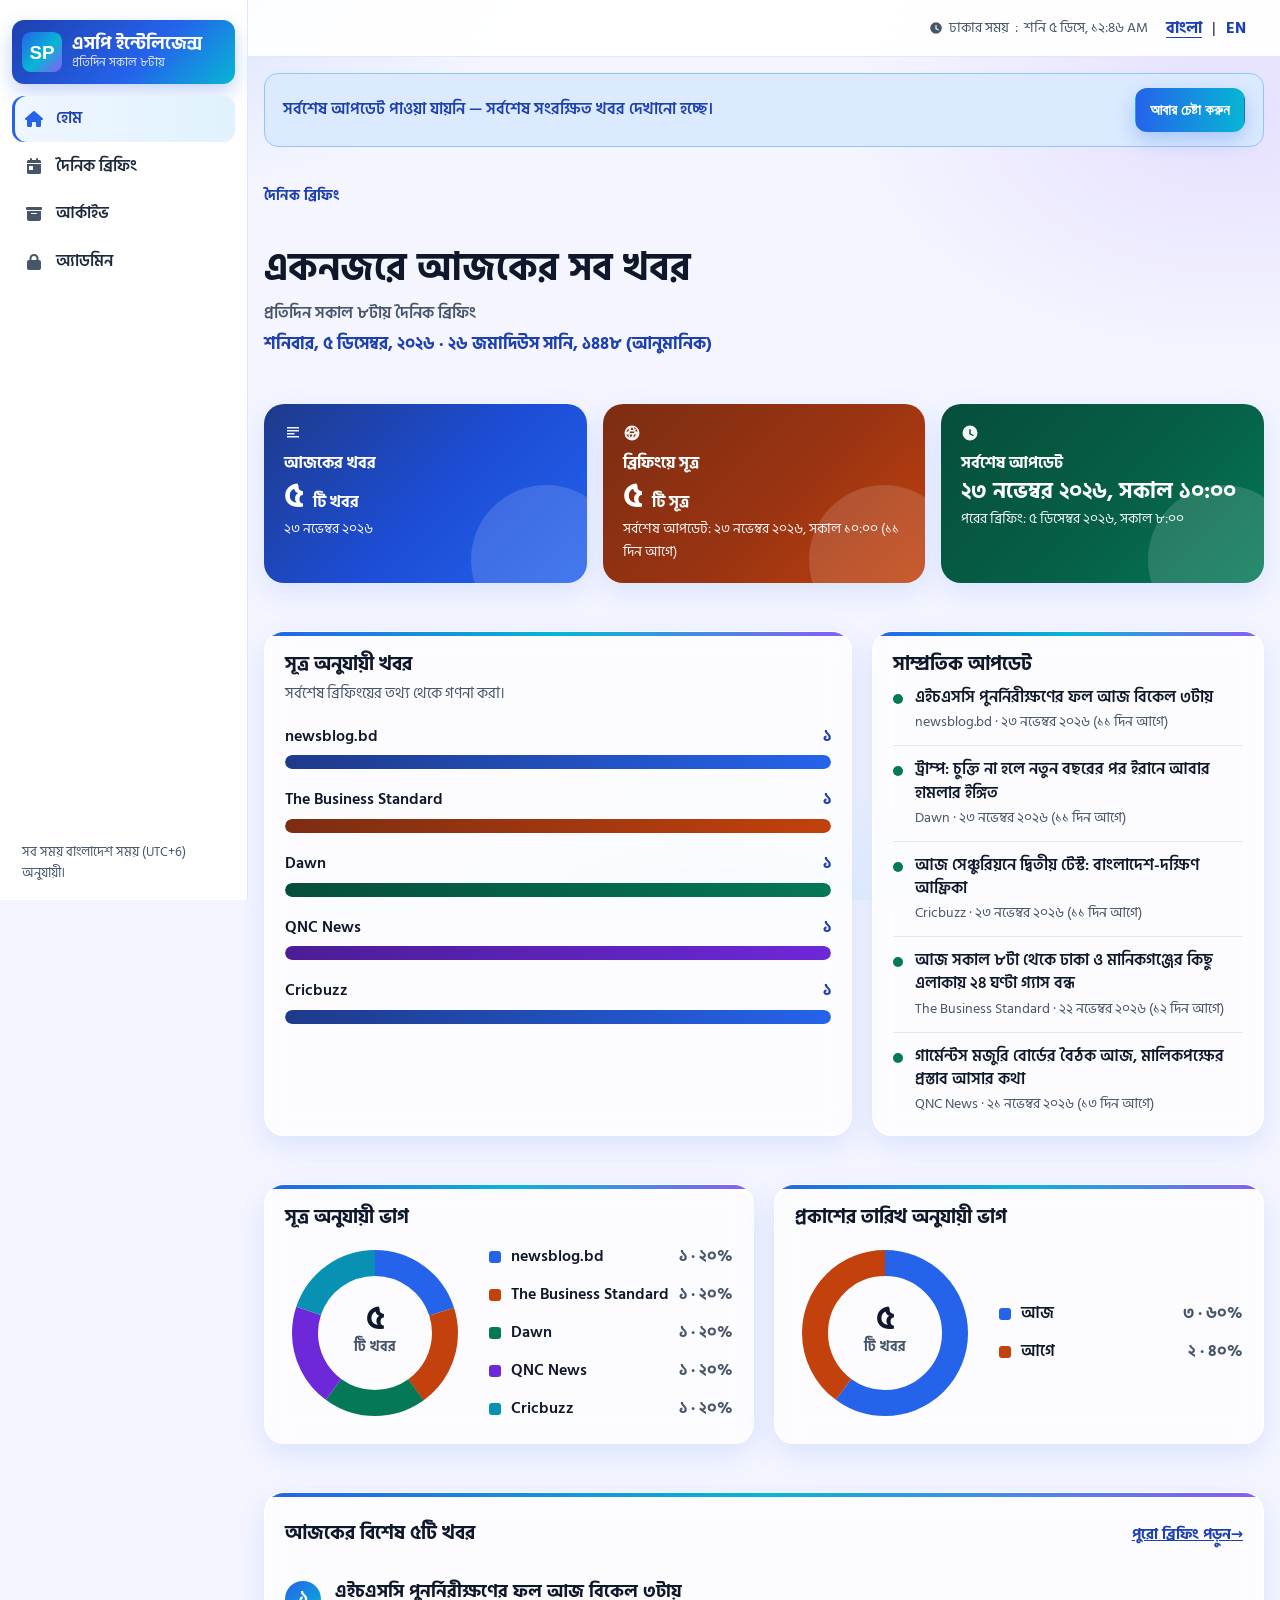
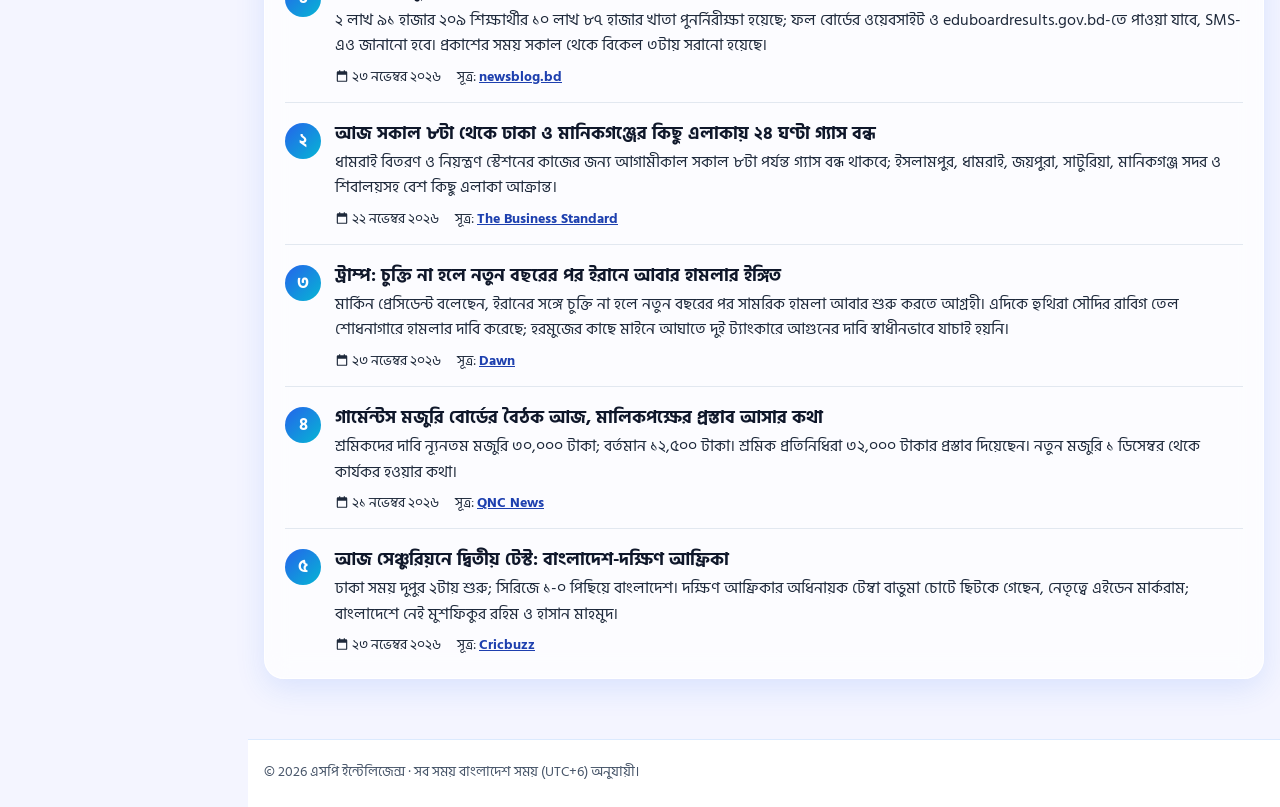
<file: index.html>
<!DOCTYPE html>
<html lang="bn">
<head>
<meta charset="UTF-8">
<meta name="viewport" content="width=device-width, initial-scale=1.0">
<title>হোম — এসপি ইন্টেলিজেন্স</title>
<meta name="description" content="বাংলাদেশ ও বিশ্বের খবর — সহজ বাংলায়, প্রতিদিন সকাল ৮টায় দৈনিক ব্রিফিং">
<link rel="preconnect" href="https://fonts.googleapis.com">
<link rel="preconnect" href="https://fonts.gstatic.com" crossorigin>
<link href="https://fonts.googleapis.com/css2?family=Hind+Siliguri:wght@500;600;700&family=Noto+Sans+Bengali:wght@400;500;600;700;800&display=swap" rel="stylesheet" media="print" onload="this.media='all'">
<noscript><link href="https://fonts.googleapis.com/css2?family=Hind+Siliguri:wght@500;600;700&family=Noto+Sans+Bengali:wght@400;500;600;700;800&display=swap" rel="stylesheet"></noscript>
<link rel="stylesheet" href="https://cdnjs.cloudflare.com/ajax/libs/font-awesome/6.5.2/css/all.min.css" media="print" onload="this.media='all'">
<noscript><link rel="stylesheet" href="https://cdnjs.cloudflare.com/ajax/libs/font-awesome/6.5.2/css/all.min.css"></noscript>
<link rel="stylesheet" href="assets/css/style.css">
<link rel="icon" href="data:image/svg+xml,%3Csvg xmlns='http://www.w3.org/2000/svg' viewBox='0 0 64 64'%3E%3Crect width='64' height='64' rx='14' fill='%232563EB'/%3E%3Ctext x='32' y='44' font-size='30' font-family='Arial' font-weight='bold' fill='white' text-anchor='middle'%3ESP%3C/text%3E%3C/svg%3E">
</head>
<body data-page="home">
<a class="skip-link" href="#main-content" data-i18n="skip_to_content">মূল বিষয়বস্তুতে যান</a>

<div class="shell">
  <div class="sidebar-backdrop" id="sidebar-backdrop" hidden></div>
  <aside class="sidebar" id="sidebar" data-i18n-aria="menu" aria-label="মেনু">
    <a class="sidebar-brand" href="index.html" data-i18n-aria="site_name" aria-label="এসপি ইন্টেলিজেন্স">
      <span class="brand-mark" aria-hidden="true">
        <svg viewBox="0 0 64 64" width="40" height="40" role="img" aria-label="SP monogram"><defs><linearGradient id="spg" x1="0" y1="0" x2="1" y2="1"><stop offset="0" stop-color="#2563EB"/><stop offset=".55" stop-color="#06B6D4"/><stop offset="1" stop-color="#8B5CF6"/></linearGradient></defs><rect width="64" height="64" rx="14" fill="url(#spg)"/><text x="32" y="43" font-size="30" font-family="Inter, Arial, sans-serif" font-weight="800" fill="#ffffff" text-anchor="middle">SP</text></svg>
      </span>
      <span class="sidebar-brand-text">
        <span class="sidebar-brand-name" data-i18n="site_name">এসপি ইন্টেলিজেন্স</span>
        <span class="sidebar-brand-tag" data-i18n="hero_badge">প্রতিদিন সকাল ৮টায়</span>
      </span>
    </a>
    <nav class="sidebar-nav">
      <a href="index.html" class="active" aria-current="page"><i class="fa-solid fa-house" aria-hidden="true"></i><span data-i18n="home">হোম</span></a>
      <a href="daily.html"><i class="fa-solid fa-calendar-day" aria-hidden="true"></i><span data-i18n="section_daily">দৈনিক ব্রিফিং</span></a>
      <a href="archive.html"><i class="fa-solid fa-box-archive" aria-hidden="true"></i><span data-i18n="archive">আর্কাইভ</span></a>
      <a href="admin.html"><i class="fa-solid fa-lock" aria-hidden="true"></i><span data-i18n="admin">অ্যাডমিন</span></a>
    </nav>
    <p class="sidebar-note" data-i18n="footer_note">সব সময় বাংলাদেশ সময় (UTC+6) অনুযায়ী।</p>
  </aside>
  <div class="shell-main">
    <div class="topbar">
      <div class="topbar-inner">
        <button type="button" class="icon-btn sidebar-toggle" id="sidebar-toggle" data-i18n-aria="menu" aria-label="মেনু" aria-expanded="false" aria-controls="sidebar"><i class="fa-solid fa-bars" aria-hidden="true"></i></button>
        <p class="topbar-title" data-i18n="site_name">এসপি ইন্টেলিজেন্স</p>
        <p class="topbar-clock">
          <svg class="icon" viewBox="0 0 24 24" width="14" height="14" aria-hidden="true"><path fill="currentColor" d="M12 2a10 10 0 1 0 10 10A10 10 0 0 0 12 2zm1 10.6 4.2 2.5-.8 1.3L11 13.5V7h2z"/></svg>
          <span data-i18n="dhaka_time">ঢাকার সময়</span>: <span id="dhaka-clock" data-clock>--:--</span>
        </p>
        <span class="lang-switch" role="group" data-i18n-aria="language" aria-label="ভাষা">
          <a href="?lang=bn" data-lang-switch="bn" class="active" lang="bn">বাংলা</a>
          <span aria-hidden="true">|</span>
          <a href="?lang=en" data-lang-switch="en" lang="en">EN</a>
        </span>
      </div>
    </div>
<main id="main-content">
<noscript><div class="container"><p class="empty-state">এই সাইটটি দেখতে আপনার ব্রাউজারে JavaScript চালু করুন। / Please enable JavaScript to view this site.</p></div></noscript>

<!-- ============ DASHBOARD HEADING ============ -->
<section class="dash-head">
  <div class="container">
    <span class="section-kicker" data-i18n="dash_kicker">দৈনিক ব্রিফিং</span>
    <h1 data-i18n="dash_title">একনজরে আজকের সব খবর</h1>
    <p class="dash-sub" data-i18n="dash_subtitle">প্রতিদিন সকাল ৮টায় দৈনিক ব্রিফিং</p>
    <p class="dash-date" id="dash-date" role="status"><span data-i18n="loading">লোড হচ্ছে…</span></p>
  </div>
</section>

<!-- ============ STAT CARDS (3, live from the latest briefing) ============ -->
<section class="section stat-section" aria-label="সারসংক্ষেপ">
  <div class="container">
    <div class="stat-grid" id="stat-grid">
      <div class="stat-card stat-blue"><p><span data-i18n="loading">লোড হচ্ছে…</span></p></div>
      <div class="stat-card stat-orange"><p><span data-i18n="loading">লোড হচ্ছে…</span></p></div>
      <div class="stat-card stat-green"><p><span data-i18n="loading">লোড হচ্ছে…</span></p></div>
    </div>
  </div>
</section>

<!-- ============ CHART + RECENT ACTIVITY ============ -->
<section class="section insight-section">
  <div class="container insight-layout">
    <div class="card chart-panel">
      <h2 id="chart-title" data-i18n="chart_title">সূত্র অনুযায়ী খবর</h2>
      <p class="panel-note" data-i18n="chart_note">সর্বশেষ ব্রিফিংয়ের তথ্য থেকে গণনা করা।</p>
      <div id="chart-bars"><p class="empty-state"><span data-i18n="loading">লোড হচ্ছে…</span></p></div>
    </div>
    <div class="card activity-panel">
      <h2 data-i18n="recent_updates">সাম্প্রতিক আপডেট</h2>
      <ul class="activity-list" id="activity-list"><li><span data-i18n="loading">লোড হচ্ছে…</span></li></ul>
    </div>
  </div>
</section>

<!-- ============ DONUT PANELS ============ -->
<section class="section donut-section">
  <div class="container donut-grid">
    <div class="card donut-panel">
      <h2 id="donut-sources-title" data-i18n="donut_sources_title">সূত্র অনুযায়ী ভাগ</h2>
      <div id="donut-sources"><p class="empty-state"><span data-i18n="loading">লোড হচ্ছে…</span></p></div>
    </div>
    <div class="card donut-panel">
      <h2 id="donut-dates-title" data-i18n="donut_dates_title">প্রকাশের তারিখ অনুযায়ী ভাগ</h2>
      <div id="donut-dates"><p class="empty-state"><span data-i18n="loading">লোড হচ্ছে…</span></p></div>
    </div>
  </div>
</section>

<!-- ============ BRIEFING PREVIEW (numbered 1–5) ============ -->
<section class="section preview-section">
  <div class="container">
    <div class="card preview-panel">
      <div class="sector-head">
        <h2 data-i18n="briefing_preview">আজকের বিশেষ ৫টি খবর</h2>
        <a class="sector-more" href="daily.html"><span data-i18n="view_full_briefing">পুরো ব্রিফিং পড়ুন</span> →</a>
      </div>
      <div id="briefing-preview"><p class="empty-state"><span data-i18n="loading">লোড হচ্ছে…</span></p></div>
    </div>
  </div>
</section>

</main>

    <footer class="site-footer">
      <div class="container footer-inner">
        <p>© <span id="footer-year">2026</span> <span data-i18n="site_name">এসপি ইন্টেলিজেন্স</span> · <span data-i18n="footer_note">সব সময় বাংলাদেশ সময় (UTC+6) অনুযায়ী।</span></p>
      </div>
    </footer>
  </div>
</div>

<nav class="bottom-nav" data-i18n-aria="menu" aria-label="মেনু">
  <a href="index.html" class="active">
    <i class="fa-solid fa-house" aria-hidden="true"></i><span data-i18n="home">হোম</span>
  </a>
  <a href="daily.html">
    <i class="fa-solid fa-calendar-day" aria-hidden="true"></i><span data-i18n="section_daily">দৈনিক ব্রিফিং</span>
  </a>
  <a href="archive.html">
    <i class="fa-solid fa-box-archive" aria-hidden="true"></i><span data-i18n="archive">আর্কাইভ</span>
  </a>
  <a href="admin.html">
    <i class="fa-solid fa-lock" aria-hidden="true"></i><span data-i18n="admin">অ্যাডমিন</span>
  </a>
</nav>

<button type="button" class="back-to-top" id="back-to-top" data-i18n-aria="back_to_top" aria-label="উপরে যান" hidden>
  <i class="fa-solid fa-arrow-up" aria-hidden="true"></i>
</button>

<script src="assets/js/main.js" defer></script>
<script src="assets/js/app.js" defer></script>
</body>
</html>
</file>
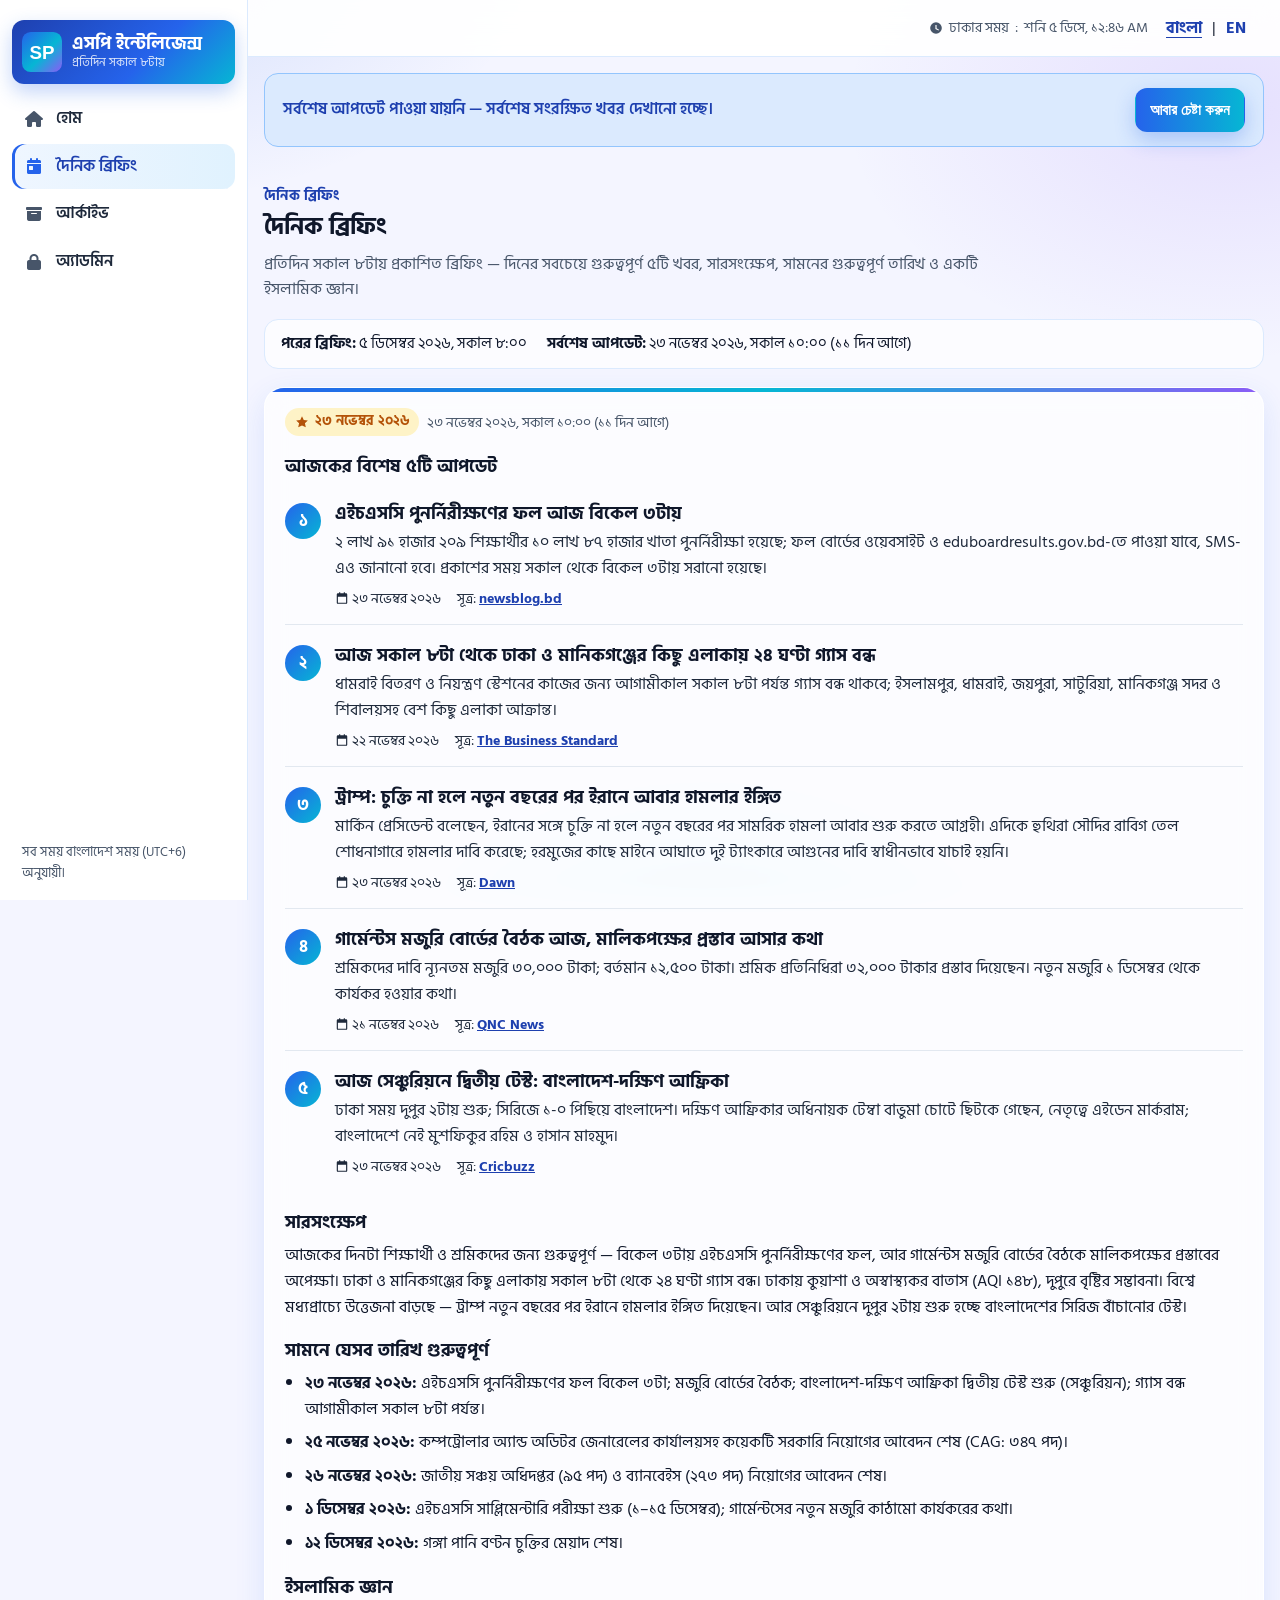
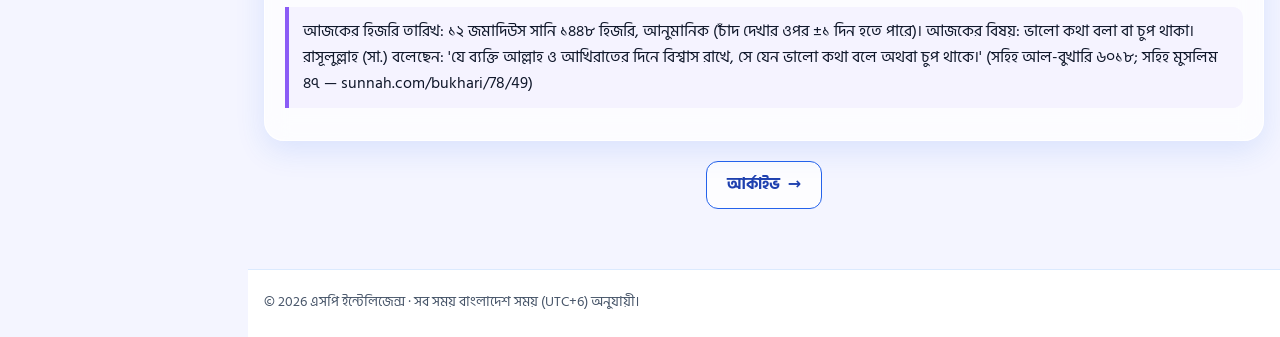
<file: 10-ghonta.html>
<!DOCTYPE html>
<html lang="bn">
<head>
<meta charset="UTF-8">
<meta name="viewport" content="width=device-width, initial-scale=1.0">
<meta http-equiv="refresh" content="0; url=daily.html">
<title>দৈনিক ব্রিফিং — এসপি ইন্টেলিজেন্স</title>
<script>window.location.replace('daily.html');</script>
</head>
<body>
<p>এই পাতাটি <a href="daily.html">দৈনিক ব্রিফিং</a>-এ চলে গেছে।</p>
</body>
</html>
</file>
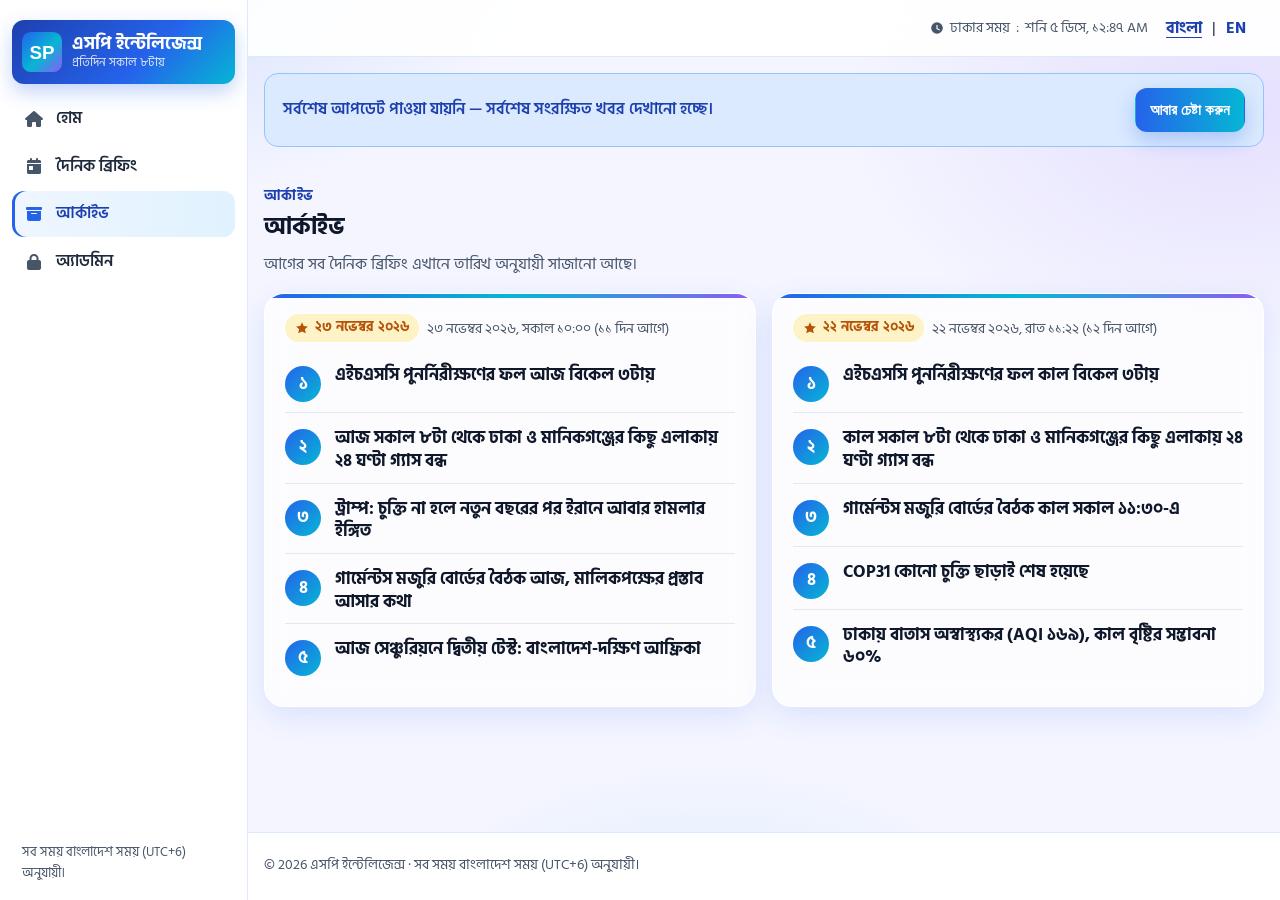
<file: archive.html>
<!DOCTYPE html>
<html lang="bn">
<head>
<meta charset="UTF-8">
<meta name="viewport" content="width=device-width, initial-scale=1.0">
<title>আর্কাইভ — এসপি ইন্টেলিজেন্স</title>
<meta name="description" content="আগের সব দৈনিক ব্রিফিং — তারিখ অনুযায়ী সাজানো।">
<link rel="preconnect" href="https://fonts.googleapis.com">
<link rel="preconnect" href="https://fonts.gstatic.com" crossorigin>
<link href="https://fonts.googleapis.com/css2?family=Hind+Siliguri:wght@500;600;700&family=Noto+Sans+Bengali:wght@400;500;600;700;800&display=swap" rel="stylesheet" media="print" onload="this.media='all'">
<noscript><link href="https://fonts.googleapis.com/css2?family=Hind+Siliguri:wght@500;600;700&family=Noto+Sans+Bengali:wght@400;500;600;700;800&display=swap" rel="stylesheet"></noscript>
<link rel="stylesheet" href="https://cdnjs.cloudflare.com/ajax/libs/font-awesome/6.5.2/css/all.min.css" media="print" onload="this.media='all'">
<noscript><link rel="stylesheet" href="https://cdnjs.cloudflare.com/ajax/libs/font-awesome/6.5.2/css/all.min.css"></noscript>
<link rel="stylesheet" href="assets/css/style.css">
<link rel="icon" href="data:image/svg+xml,%3Csvg xmlns='http://www.w3.org/2000/svg' viewBox='0 0 64 64'%3E%3Crect width='64' height='64' rx='14' fill='%232563EB'/%3E%3Ctext x='32' y='44' font-size='30' font-family='Arial' font-weight='bold' fill='white' text-anchor='middle'%3ESP%3C/text%3E%3C/svg%3E">
</head>
<body data-page="archive">
<a class="skip-link" href="#main-content" data-i18n="skip_to_content">মূল বিষয়বস্তুতে যান</a>

<div class="shell">
  <div class="sidebar-backdrop" id="sidebar-backdrop" hidden></div>
  <aside class="sidebar" id="sidebar" data-i18n-aria="menu" aria-label="মেনু">
    <a class="sidebar-brand" href="index.html" data-i18n-aria="site_name" aria-label="এসপি ইন্টেলিজেন্স">
      <span class="brand-mark" aria-hidden="true">
        <svg viewBox="0 0 64 64" width="40" height="40" role="img" aria-label="SP monogram"><defs><linearGradient id="spg" x1="0" y1="0" x2="1" y2="1"><stop offset="0" stop-color="#2563EB"/><stop offset=".55" stop-color="#06B6D4"/><stop offset="1" stop-color="#8B5CF6"/></linearGradient></defs><rect width="64" height="64" rx="14" fill="url(#spg)"/><text x="32" y="43" font-size="30" font-family="Inter, Arial, sans-serif" font-weight="800" fill="#ffffff" text-anchor="middle">SP</text></svg>
      </span>
      <span class="sidebar-brand-text">
        <span class="sidebar-brand-name" data-i18n="site_name">এসপি ইন্টেলিজেন্স</span>
        <span class="sidebar-brand-tag" data-i18n="hero_badge">প্রতিদিন সকাল ৮টায়</span>
      </span>
    </a>
    <nav class="sidebar-nav">
      <a href="index.html"><i class="fa-solid fa-house" aria-hidden="true"></i><span data-i18n="home">হোম</span></a>
      <a href="daily.html"><i class="fa-solid fa-calendar-day" aria-hidden="true"></i><span data-i18n="section_daily">দৈনিক ব্রিফিং</span></a>
      <a href="archive.html" class="active" aria-current="page"><i class="fa-solid fa-box-archive" aria-hidden="true"></i><span data-i18n="archive">আর্কাইভ</span></a>
      <a href="admin.html"><i class="fa-solid fa-lock" aria-hidden="true"></i><span data-i18n="admin">অ্যাডমিন</span></a>
    </nav>
    <p class="sidebar-note" data-i18n="footer_note">সব সময় বাংলাদেশ সময় (UTC+6) অনুযায়ী।</p>
  </aside>
  <div class="shell-main">
    <div class="topbar">
      <div class="topbar-inner">
        <button type="button" class="icon-btn sidebar-toggle" id="sidebar-toggle" data-i18n-aria="menu" aria-label="মেনু" aria-expanded="false" aria-controls="sidebar"><i class="fa-solid fa-bars" aria-hidden="true"></i></button>
        <p class="topbar-title" data-i18n="site_name">এসপি ইন্টেলিজেন্স</p>
        <p class="topbar-clock">
          <svg class="icon" viewBox="0 0 24 24" width="14" height="14" aria-hidden="true"><path fill="currentColor" d="M12 2a10 10 0 1 0 10 10A10 10 0 0 0 12 2zm1 10.6 4.2 2.5-.8 1.3L11 13.5V7h2z"/></svg>
          <span data-i18n="dhaka_time">ঢাকার সময়</span>: <span id="dhaka-clock" data-clock>--:--</span>
        </p>
        <span class="lang-switch" role="group" data-i18n-aria="language" aria-label="ভাষা">
          <a href="?lang=bn" data-lang-switch="bn" class="active" lang="bn">বাংলা</a>
          <span aria-hidden="true">|</span>
          <a href="?lang=en" data-lang-switch="en" lang="en">EN</a>
        </span>
      </div>
    </div>
<main id="main-content">
<noscript><div class="container"><p class="empty-state">এই সাইটটি দেখতে আপনার ব্রাউজারে JavaScript চালু করুন। / Please enable JavaScript to view this site.</p></div></noscript>

<section class="section">
  <div class="container">
    <div class="section-head">
      <span class="section-kicker" data-i18n="archive">আর্কাইভ</span>
      <h2 data-i18n="archive">আর্কাইভ</h2>
      <p class="section-intro" data-i18n="page_archive_intro">আগের সব দৈনিক ব্রিফিং এখানে তারিখ অনুযায়ী সাজানো আছে।</p>
    </div>
    <div id="archive-content"><p class="freshness-strip" role="status"><span data-i18n="loading">লোড হচ্ছে…</span></p></div>
  </div>
</section>

</main>

    <footer class="site-footer">
      <div class="container footer-inner">
        <p>© <span id="footer-year">2026</span> <span data-i18n="site_name">এসপি ইন্টেলিজেন্স</span> · <span data-i18n="footer_note">সব সময় বাংলাদেশ সময় (UTC+6) অনুযায়ী।</span></p>
      </div>
    </footer>
  </div>
</div>

<nav class="bottom-nav" data-i18n-aria="menu" aria-label="মেনু">
  <a href="index.html">
    <i class="fa-solid fa-house" aria-hidden="true"></i><span data-i18n="home">হোম</span>
  </a>
  <a href="daily.html">
    <i class="fa-solid fa-calendar-day" aria-hidden="true"></i><span data-i18n="section_daily">দৈনিক ব্রিফিং</span>
  </a>
  <a href="archive.html" class="active">
    <i class="fa-solid fa-box-archive" aria-hidden="true"></i><span data-i18n="archive">আর্কাইভ</span>
  </a>
  <a href="admin.html">
    <i class="fa-solid fa-lock" aria-hidden="true"></i><span data-i18n="admin">অ্যাডমিন</span>
  </a>
</nav>

<button type="button" class="back-to-top" id="back-to-top" data-i18n-aria="back_to_top" aria-label="উপরে যান" hidden>
  <i class="fa-solid fa-arrow-up" aria-hidden="true"></i>
</button>

<script src="assets/js/main.js" defer></script>
<script src="assets/js/app.js" defer></script>
</body>
</html>
</file>
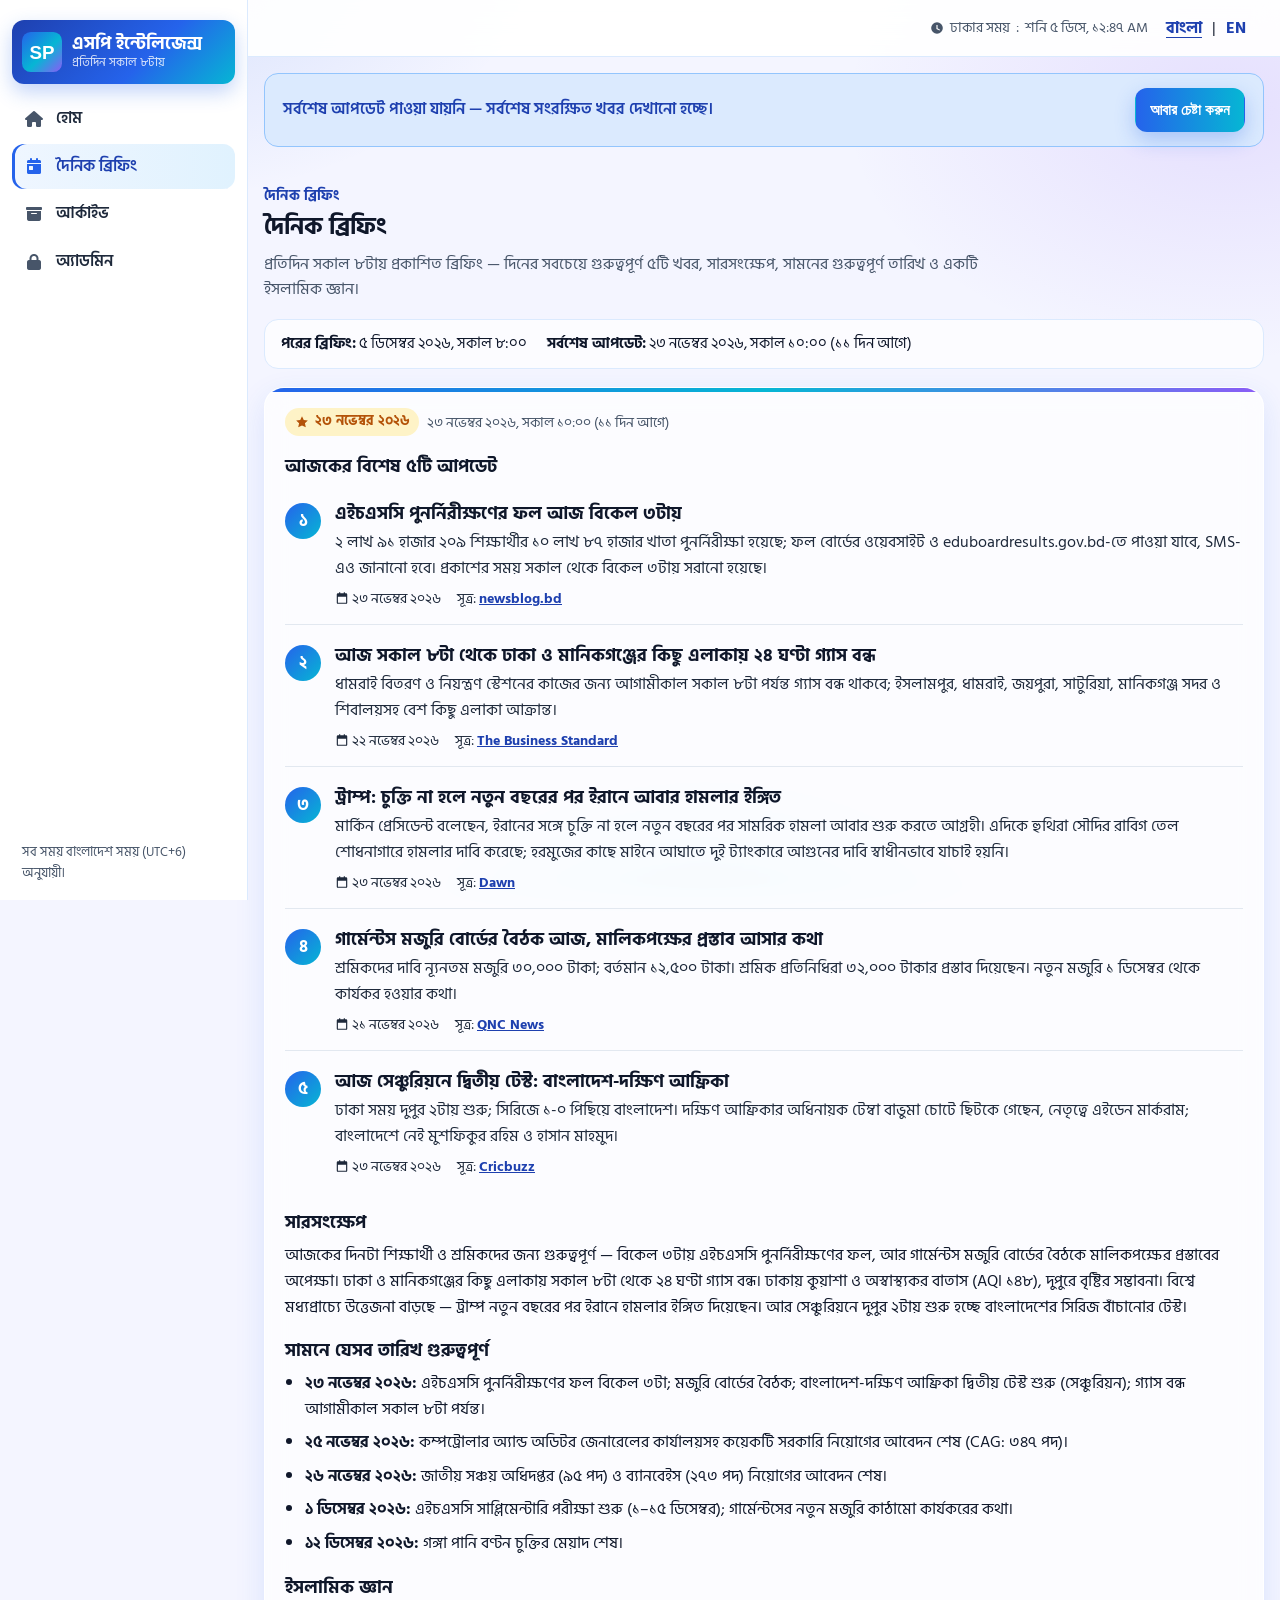
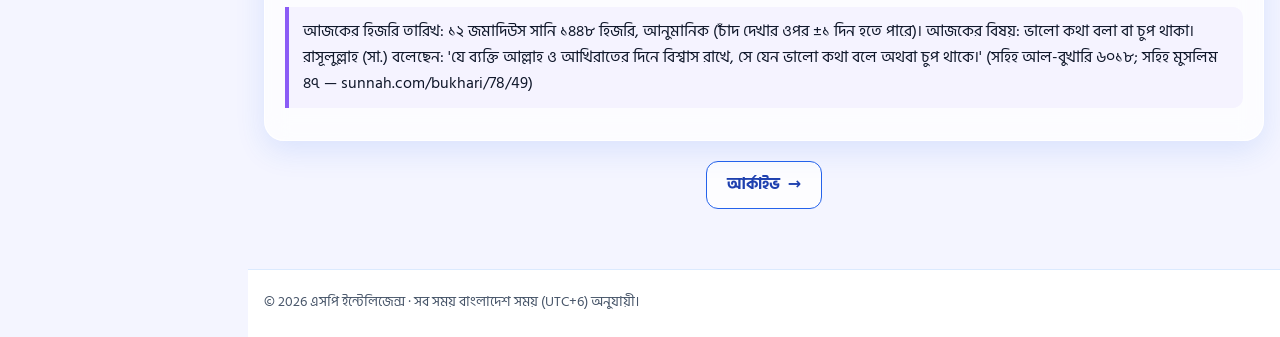
<file: daily.html>
<!DOCTYPE html>
<html lang="bn">
<head>
<meta charset="UTF-8">
<meta name="viewport" content="width=device-width, initial-scale=1.0">
<title>দৈনিক ব্রিফিং — এসপি ইন্টেলিজেন্স</title>
<meta name="description" content="প্রতিদিন সকাল ৮টায় দৈনিক ব্রিফিং — বিশেষ ৫টি খবর, সারসংক্ষেপ ও সামনের তারিখ।">
<link rel="preconnect" href="https://fonts.googleapis.com">
<link rel="preconnect" href="https://fonts.gstatic.com" crossorigin>
<link href="https://fonts.googleapis.com/css2?family=Hind+Siliguri:wght@500;600;700&family=Noto+Sans+Bengali:wght@400;500;600;700;800&display=swap" rel="stylesheet" media="print" onload="this.media='all'">
<noscript><link href="https://fonts.googleapis.com/css2?family=Hind+Siliguri:wght@500;600;700&family=Noto+Sans+Bengali:wght@400;500;600;700;800&display=swap" rel="stylesheet"></noscript>
<link rel="stylesheet" href="https://cdnjs.cloudflare.com/ajax/libs/font-awesome/6.5.2/css/all.min.css" media="print" onload="this.media='all'">
<noscript><link rel="stylesheet" href="https://cdnjs.cloudflare.com/ajax/libs/font-awesome/6.5.2/css/all.min.css"></noscript>
<link rel="stylesheet" href="assets/css/style.css">
<link rel="icon" href="data:image/svg+xml,%3Csvg xmlns='http://www.w3.org/2000/svg' viewBox='0 0 64 64'%3E%3Crect width='64' height='64' rx='14' fill='%232563EB'/%3E%3Ctext x='32' y='44' font-size='30' font-family='Arial' font-weight='bold' fill='white' text-anchor='middle'%3ESP%3C/text%3E%3C/svg%3E">
</head>
<body data-page="daily">
<a class="skip-link" href="#main-content" data-i18n="skip_to_content">মূল বিষয়বস্তুতে যান</a>

<div class="shell">
  <div class="sidebar-backdrop" id="sidebar-backdrop" hidden></div>
  <aside class="sidebar" id="sidebar" data-i18n-aria="menu" aria-label="মেনু">
    <a class="sidebar-brand" href="index.html" data-i18n-aria="site_name" aria-label="এসপি ইন্টেলিজেন্স">
      <span class="brand-mark" aria-hidden="true">
        <svg viewBox="0 0 64 64" width="40" height="40" role="img" aria-label="SP monogram"><defs><linearGradient id="spg" x1="0" y1="0" x2="1" y2="1"><stop offset="0" stop-color="#2563EB"/><stop offset=".55" stop-color="#06B6D4"/><stop offset="1" stop-color="#8B5CF6"/></linearGradient></defs><rect width="64" height="64" rx="14" fill="url(#spg)"/><text x="32" y="43" font-size="30" font-family="Inter, Arial, sans-serif" font-weight="800" fill="#ffffff" text-anchor="middle">SP</text></svg>
      </span>
      <span class="sidebar-brand-text">
        <span class="sidebar-brand-name" data-i18n="site_name">এসপি ইন্টেলিজেন্স</span>
        <span class="sidebar-brand-tag" data-i18n="hero_badge">প্রতিদিন সকাল ৮টায়</span>
      </span>
    </a>
    <nav class="sidebar-nav">
      <a href="index.html"><i class="fa-solid fa-house" aria-hidden="true"></i><span data-i18n="home">হোম</span></a>
      <a href="daily.html" class="active" aria-current="page"><i class="fa-solid fa-calendar-day" aria-hidden="true"></i><span data-i18n="section_daily">দৈনিক ব্রিফিং</span></a>
      <a href="archive.html"><i class="fa-solid fa-box-archive" aria-hidden="true"></i><span data-i18n="archive">আর্কাইভ</span></a>
      <a href="admin.html"><i class="fa-solid fa-lock" aria-hidden="true"></i><span data-i18n="admin">অ্যাডমিন</span></a>
    </nav>
    <p class="sidebar-note" data-i18n="footer_note">সব সময় বাংলাদেশ সময় (UTC+6) অনুযায়ী।</p>
  </aside>
  <div class="shell-main">
    <div class="topbar">
      <div class="topbar-inner">
        <button type="button" class="icon-btn sidebar-toggle" id="sidebar-toggle" data-i18n-aria="menu" aria-label="মেনু" aria-expanded="false" aria-controls="sidebar"><i class="fa-solid fa-bars" aria-hidden="true"></i></button>
        <p class="topbar-title" data-i18n="site_name">এসপি ইন্টেলিজেন্স</p>
        <p class="topbar-clock">
          <svg class="icon" viewBox="0 0 24 24" width="14" height="14" aria-hidden="true"><path fill="currentColor" d="M12 2a10 10 0 1 0 10 10A10 10 0 0 0 12 2zm1 10.6 4.2 2.5-.8 1.3L11 13.5V7h2z"/></svg>
          <span data-i18n="dhaka_time">ঢাকার সময়</span>: <span id="dhaka-clock" data-clock>--:--</span>
        </p>
        <span class="lang-switch" role="group" data-i18n-aria="language" aria-label="ভাষা">
          <a href="?lang=bn" data-lang-switch="bn" class="active" lang="bn">বাংলা</a>
          <span aria-hidden="true">|</span>
          <a href="?lang=en" data-lang-switch="en" lang="en">EN</a>
        </span>
      </div>
    </div>
<main id="main-content">
<noscript><div class="container"><p class="empty-state">এই সাইটটি দেখতে আপনার ব্রাউজারে JavaScript চালু করুন। / Please enable JavaScript to view this site.</p></div></noscript>

<section class="section">
  <div class="container">
    <div class="section-head">
      <span class="section-kicker" data-i18n="section_daily">দৈনিক ব্রিফিং</span>
      <h2 data-i18n="section_daily">দৈনিক ব্রিফিং</h2>
      <p class="section-intro" data-i18n="page_daily_intro">প্রতিদিন সকাল ৮টায় প্রকাশিত ব্রিফিং — দিনের সবচেয়ে গুরুত্বপূর্ণ ৫টি খবর, সারসংক্ষেপ, সামনের গুরুত্বপূর্ণ তারিখ ও একটি ইসলামিক জ্ঞান।</p>
    </div>
    <div id="strip-daily"><p class="freshness-strip" role="status"><span data-i18n="loading">লোড হচ্ছে…</span></p></div>
    <div id="latest-briefing"></div>
    <div class="center-cta">
      <a class="btn btn-outline" href="archive.html"><span data-i18n="archive">আর্কাইভ</span> →</a>
    </div>
  </div>
</section>

</main>

    <footer class="site-footer">
      <div class="container footer-inner">
        <p>© <span id="footer-year">2026</span> <span data-i18n="site_name">এসপি ইন্টেলিজেন্স</span> · <span data-i18n="footer_note">সব সময় বাংলাদেশ সময় (UTC+6) অনুযায়ী।</span></p>
      </div>
    </footer>
  </div>
</div>

<nav class="bottom-nav" data-i18n-aria="menu" aria-label="মেনু">
  <a href="index.html">
    <i class="fa-solid fa-house" aria-hidden="true"></i><span data-i18n="home">হোম</span>
  </a>
  <a href="daily.html" class="active">
    <i class="fa-solid fa-calendar-day" aria-hidden="true"></i><span data-i18n="section_daily">দৈনিক ব্রিফিং</span>
  </a>
  <a href="archive.html">
    <i class="fa-solid fa-box-archive" aria-hidden="true"></i><span data-i18n="archive">আর্কাইভ</span>
  </a>
  <a href="admin.html">
    <i class="fa-solid fa-lock" aria-hidden="true"></i><span data-i18n="admin">অ্যাডমিন</span>
  </a>
</nav>

<button type="button" class="back-to-top" id="back-to-top" data-i18n-aria="back_to_top" aria-label="উপরে যান" hidden>
  <i class="fa-solid fa-arrow-up" aria-hidden="true"></i>
</button>

<script src="assets/js/main.js" defer></script>
<script src="assets/js/app.js" defer></script>
</body>
</html>
</file>
<file: assets/css/style.css>
/* ==========================================================================
   SP Intelligence — clean admin-dashboard layout (light, lots of whitespace)
   Lavender #F4F5FF + blue/cyan/violet identity, Hind Siliguri.
   UI/UX Pro Max rules applied: accessibility first (4.5:1 contrast, visible
   focus, keyboard nav), 44px minimum touch targets, mobile-first,
   no emoji icons (inline SVG / Font Awesome only), reduced-motion support.
   Breakpoints: 320 / 480 / 640 / 768 / 1024 / 1440.
   Shell: left sidebar (desktop >=1024px, drawer below), slim top bar,
   one card radius, restrained palette, generous spacing.
   ========================================================================== */

:root {
  --bg: #F4F5FF;
  --ink: #0F172A;
  --ink-soft: #1E293B;
  --muted: #475569;
  --blue: #2563EB;
  --blue-dark: #1E40AF;
  --cyan: #06B6D4;
  --violet: #8B5CF6;
  --amber: #B45309;
  --amber-bg: #FEF3C7;
  --card: rgba(255, 255, 255, 0.72);
  --card-solid: #FFFFFF;
  --border: rgba(255, 255, 255, 0.9);
  --border-strong: #DBEAFE;
  --hairline: #E2E8F0;
  --shadow: 0 10px 30px rgba(37, 99, 235, 0.12);
  --shadow-deep: 0 18px 44px rgba(37, 99, 235, 0.18);
  --radius: 20px;
  --radius-sm: 14px;
  --font-bn: "Hind Siliguri", "Noto Sans Bengali", "Inter", system-ui, sans-serif;
  --font-head: "Plus Jakarta Sans", "Hind Siliguri", "Noto Sans Bengali", "Inter", system-ui, sans-serif;
  --font-body: "Inter", "Hind Siliguri", "Noto Sans Bengali", system-ui, sans-serif;
  --space: 16px;
}

* { box-sizing: border-box; }

html {
  -webkit-text-size-adjust: 100%;
  scroll-behavior: smooth;
}

body {
  margin: 0;
  font-family: var(--font-body);
  font-size: 16px;
  line-height: 1.6;
  color: var(--ink);
  background:
    radial-gradient(720px 420px at 8% -5%, rgba(37, 99, 235, 0.16), transparent 60%),
    radial-gradient(640px 420px at 96% 12%, rgba(139, 92, 246, 0.14), transparent 60%),
    radial-gradient(560px 380px at 55% 110%, rgba(6, 182, 212, 0.12), transparent 60%),
    var(--bg);
  background-attachment: fixed;
  min-height: 100vh;
}

/* Bengali-first typography: Hind Siliguri leads for headings and body. */
[lang="bn"] body, [lang="bn"] h1, [lang="bn"] h2, [lang="bn"] h3,
body {
  font-family: var(--font-bn);
}
h1, h2, h3, .brand-name, .section-kicker {
  font-family: var(--font-head);
  line-height: 1.35;
  color: var(--ink);
}
h1 { font-size: 1.9rem; }
h2 { font-size: 1.5rem; margin: 0 0 8px; }
h3 { font-size: 1.15rem; margin: 0 0 8px; }
p { margin: 0 0 12px; }
a { color: var(--blue-dark); }
a:hover { color: var(--blue); }

img { max-width: 100%; height: auto; }

/* Visible keyboard focus — never removed. */
:focus-visible {
  outline: 3px solid var(--blue);
  outline-offset: 2px;
  border-radius: 6px;
}

.skip-link {
  position: absolute;
  left: 16px;
  top: -60px;
  z-index: 100;
  background: var(--blue-dark);
  color: #FFFFFF;
  padding: 12px 18px;
  border-radius: 10px;
  font-weight: 700;
  transition: top 0.2s ease;
}
.skip-link:focus { top: 12px; color: #FFFFFF; }

.container {
  width: 100%;
  max-width: 1120px;
  margin: 0 auto;
  padding-left: var(--space);
  padding-right: var(--space);
}

.icon { vertical-align: -2px; flex: none; }

/* ==========================================================================
   Dashboard shell: sidebar + main column.
   ========================================================================== */
.shell { min-height: 100vh; }

/* --- Sidebar: fixed left on desktop, slide-in drawer below 1024px --- */
.sidebar {
  position: fixed;
  top: 0;
  left: 0;
  bottom: 0;
  z-index: 80;
  width: 248px;
  background: #FFFFFF;
  border-right: 1px solid var(--border-strong);
  display: flex;
  flex-direction: column;
  padding: 20px 12px 16px;
  overflow-y: auto;
  transform: translateX(-102%);
  transition: transform 0.2s ease;
}
body.sidebar-open .sidebar {
  transform: translateX(0);
  box-shadow: 0 0 40px rgba(15, 23, 42, 0.18);
}
.sidebar-backdrop {
  position: fixed;
  inset: 0;
  z-index: 70;
  background: rgba(15, 23, 42, 0.45);
  border: none;
  padding: 0;
  cursor: pointer;
}
.sidebar-brand {
  display: flex;
  align-items: center;
  gap: 10px;
  text-decoration: none;
  color: #FFFFFF;
  min-height: 44px;
  padding: 12px 10px;
  margin-bottom: 12px;
  border-radius: 12px;
  background: linear-gradient(135deg, #1E40AF, #2563EB 60%, #06B6D4);
  box-shadow: 0 8px 20px rgba(37, 99, 235, 0.28);
}
.sidebar-brand:hover { color: #FFFFFF; }
.brand-mark { flex: none; line-height: 0; }
.sidebar-brand-name {
  display: block;
  font-family: var(--font-head);
  font-size: 1.1rem;
  font-weight: 800;
  line-height: 1.25;
  color: #FFFFFF;
}
.sidebar-brand-tag {
  display: block;
  font-size: 0.75rem;
  color: rgba(255, 255, 255, 0.85);
  line-height: 1.35;
}
.sidebar-nav {
  display: flex;
  flex-direction: column;
  gap: 2px;
}
.sidebar-nav a {
  display: flex;
  align-items: center;
  gap: 12px;
  min-height: 44px;
  padding: 10px 12px;
  border-radius: 12px;
  text-decoration: none;
  color: var(--ink-soft);
  font-weight: 600;
}
.sidebar-nav a i {
  width: 20px;
  text-align: center;
  color: var(--muted);
}
.sidebar-nav a:hover { background: #EFF6FF; color: var(--blue-dark); }
.sidebar-nav a:hover i { color: var(--blue-dark); }
.sidebar-nav a.active {
  background: linear-gradient(90deg, #EFF6FF, #E0F2FE);
  color: var(--blue-dark);
  box-shadow: inset 3px 0 0 var(--blue);
}
.sidebar-nav a.active i { color: var(--blue); }
.sidebar-note {
  margin: auto 10px 0;
  padding-top: 16px;
  font-size: 0.82rem;
  color: var(--muted);
}

.shell-main {
  min-width: 0;
  display: flex;
  flex-direction: column;
  min-height: 100vh;
}
.shell-main main { flex: 1; }

/* --- Slim top bar (white, sticky) --- */
.topbar {
  position: sticky;
  top: 0;
  z-index: 50;
  background: rgba(255, 255, 255, 0.92);
  backdrop-filter: blur(12px);
  -webkit-backdrop-filter: blur(12px);
  border-bottom: 1px solid var(--border-strong);
}
.topbar-inner {
  display: flex;
  align-items: center;
  gap: 12px;
  min-height: 56px;
  padding: 4px 16px;
}
.topbar-title {
  display: none;
  margin: 0;
  font-family: var(--font-head);
  font-weight: 800;
  font-size: 1.05rem;
  white-space: nowrap;
}
.topbar-clock {
  margin: 0 0 0 auto;
  display: flex;
  align-items: center;
  gap: 6px;
  font-size: 0.9rem;
  color: var(--muted);
  white-space: nowrap;
}
.lang-switch { flex: none; }
.lang-switch a {
  color: var(--blue-dark);
  text-decoration: none;
  display: inline-block;
  min-height: 44px;
  line-height: 44px;
  padding: 0 6px;
  font-weight: 700;
}
.lang-switch a.active { text-decoration: underline; text-underline-offset: 4px; }

.icon-btn {
  min-width: 44px;
  min-height: 44px;
  border-radius: 12px;
  border: 1px solid var(--border-strong);
  background: rgba(255, 255, 255, 0.8);
  color: var(--ink);
  font-size: 1.1rem;
  cursor: pointer;
  display: inline-flex;
  align-items: center;
  justify-content: center;
  flex: none;
}
.icon-btn:hover { background: #EFF6FF; }

/* --- Buttons (44px minimum) --- */
.btn {
  display: inline-flex;
  align-items: center;
  justify-content: center;
  gap: 8px;
  min-height: 44px;
  padding: 10px 20px;
  border-radius: 12px;
  font-weight: 700;
  font-size: 1rem;
  text-decoration: none;
  cursor: pointer;
  border: 1px solid transparent;
  transition: transform 0.15s ease, box-shadow 0.15s ease, background 0.15s ease;
}
.btn-primary {
  background: linear-gradient(90deg, var(--blue), var(--cyan));
  color: #FFFFFF;
  box-shadow: 0 8px 20px rgba(37, 99, 235, 0.28);
}
.btn-primary:hover { color: #FFFFFF; transform: translateY(-1px); }
.btn-outline {
  background: rgba(255, 255, 255, 0.8);
  border-color: var(--blue);
  color: var(--blue-dark);
}
.btn-outline:hover { background: #EFF6FF; }
.btn-small { min-height: 44px; padding: 8px 14px; font-size: 0.95rem; }

/* --- Sections --- */
.section { padding: 28px 0 8px; }
.section-head { margin-bottom: 16px; }
.section-kicker {
  display: inline-block;
  font-size: 0.85rem;
  font-weight: 800;
  letter-spacing: 0.02em;
  text-transform: uppercase;
  color: var(--blue-dark);
  margin-bottom: 6px;
}
.section-head-row {
  display: flex;
  flex-direction: column;
  gap: 12px;
  margin-bottom: 16px;
}
.section-head-row .btn { align-self: flex-start; }
.section-intro { color: var(--muted); max-width: 760px; }

/* --- Glass cards --- */
.card {
  position: relative;
  background: var(--card);
  backdrop-filter: blur(12px);
  -webkit-backdrop-filter: blur(12px);
  border: 1px solid var(--border);
  border-radius: var(--radius);
  box-shadow: var(--shadow);
  padding: 20px;
  overflow: hidden;
}
.card::before {
  content: "";
  position: absolute;
  top: 0; left: 0; right: 0;
  height: 4px;
  background: linear-gradient(90deg, var(--blue), var(--cyan), var(--violet));
}
.card:hover { box-shadow: var(--shadow-deep); }

.news-grid {
  display: grid;
  grid-template-columns: 1fr;
  gap: 16px;
}
.news-card h3 { font-size: 1.2rem; }
.news-card h3 a { color: var(--ink); text-decoration: none; }
.news-card h3 a:hover { color: var(--blue-dark); text-decoration: underline; }
.card-top {
  display: flex;
  flex-wrap: wrap;
  align-items: center;
  gap: 8px;
  margin-bottom: 12px;
}
.badge {
  display: inline-flex;
  align-items: center;
  gap: 6px;
  min-height: 28px;
  padding: 3px 10px;
  border-radius: 999px;
  font-size: 0.85rem;
  font-weight: 700;
}
.badge-blue { background: #DBEAFE; color: var(--blue-dark); }
.badge-amber { background: var(--amber-bg); color: var(--amber); }
.badge-soft { background: #F1F5F9; color: var(--muted); }
.why-box {
  background: #EFF6FF;
  border-left: 4px solid var(--blue);
  border-radius: 0 10px 10px 0;
  padding: 12px 14px;
}
.card-meta {
  display: flex;
  flex-wrap: wrap;
  gap: 6px 16px;
  font-size: 0.9rem;
  color: var(--muted);
  margin: 12px 0 0;
}
.card-meta a { font-weight: 700; }
.freshness { color: var(--muted); font-size: 0.9rem; }

.freshness-strip {
  display: flex;
  flex-wrap: wrap;
  gap: 6px 20px;
  background: rgba(255, 255, 255, 0.75);
  border: 1px solid var(--border-strong);
  border-radius: var(--radius-sm);
  padding: 12px 16px;
  font-size: 0.95rem;
  margin: 0 0 18px;
}
.freshness-strip strong { color: var(--ink); }

/* --- Daily briefing --- */
.daily-card h3 { margin-top: 18px; }
.top5-list { margin: 0 0 8px; padding-left: 22px; }
.top5-list li { margin-bottom: 12px; }
.top5-list li > span { display: block; color: var(--ink-soft); }
.upcoming-list { margin: 0 0 8px; padding-left: 20px; }
.upcoming-list li { margin-bottom: 8px; }
.islamic-note {
  background: #F5F3FF;
  border-left: 4px solid var(--violet);
  border-radius: 0 10px 10px 0;
  padding: 12px 14px;
}

/* --- Archive --- */
.tabs {
  display: flex;
  flex-wrap: wrap;
  gap: 8px;
  margin-bottom: 20px;
}
.tab {
  display: inline-flex;
  align-items: center;
  min-height: 44px;
  padding: 8px 16px;
  border-radius: 999px;
  border: 1px solid var(--border-strong);
  background: rgba(255, 255, 255, 0.75);
  color: var(--ink-soft);
  font-weight: 700;
  text-decoration: none;
}
.tab:hover { background: #EFF6FF; }
.tab.active {
  background: linear-gradient(90deg, var(--blue), var(--cyan));
  color: #FFFFFF;
  border-color: transparent;
}
.archive-date {
  margin: 28px 0 12px;
  padding-bottom: 8px;
  border-bottom: 2px solid var(--border-strong);
}
.archive-date:first-of-type { margin-top: 0; }
.count-chip {
  font-size: 0.9rem;
  color: var(--muted);
  font-weight: 600;
}

.empty-state {
  background: rgba(255, 255, 255, 0.75);
  border: 1px solid var(--border-strong);
  border-radius: var(--radius);
  padding: 24px 20px;
  text-align: center;
  color: var(--muted);
}

/* --- Load-error banner (app.js injects it at the top of <main>) --- */
.load-error-banner {
  display: flex;
  flex-wrap: wrap;
  align-items: center;
  gap: 12px;
  margin: 16px auto 0;
  max-width: 1120px;
  width: calc(100% - (var(--space, 20px) * 2));
  padding: 14px 18px;
  border-radius: var(--radius-sm);
  font-weight: 600;
}
.load-error-banner p { margin: 0; flex: 1 1 240px; }
.load-error-error { background: #FEE2E2; border: 1px solid #FCA5A5; color: #991B1B; }
.load-error-info { background: #DBEAFE; border: 1px solid #93C5FD; color: var(--blue-dark); }
.load-retry-btn { flex: none; }
.center-cta { text-align: center; margin-top: 20px; }
.mt-2 { margin-top: 16px; }

/* --- Slim footer: one quiet line --- */
.site-footer {
  margin-top: 48px;
  background: #FFFFFF;
  border-top: 1px solid var(--border-strong);
  color: var(--muted);
}
.footer-inner { padding-top: 20px; padding-bottom: 96px; font-size: 0.9rem; }
.footer-inner p { margin: 0; }

/* --- Mobile bottom nav (5 items) --- */
.bottom-nav {
  position: fixed;
  left: 0; right: 0; bottom: 0;
  z-index: 60;
  display: flex;
  background: rgba(255, 255, 255, 0.92);
  backdrop-filter: blur(12px);
  -webkit-backdrop-filter: blur(12px);
  border-top: 1px solid var(--border-strong);
  box-shadow: 0 -6px 20px rgba(15, 23, 42, 0.08);
}
.bottom-nav a {
  flex: 1;
  display: flex;
  flex-direction: column;
  align-items: center;
  justify-content: center;
  gap: 2px;
  min-height: 56px;
  padding: 6px 2px;
  color: var(--muted);
  text-decoration: none;
  font-size: 0.68rem;
  font-weight: 600;
  text-align: center;
}
.bottom-nav a i { font-size: 1.15rem; }
.bottom-nav a.active { color: var(--blue-dark); }

.back-to-top {
  position: fixed;
  right: 16px;
  bottom: 72px;
  z-index: 60;
  width: 48px;
  height: 48px;
  border-radius: 50%;
  border: none;
  background: linear-gradient(135deg, var(--blue), var(--violet));
  color: #FFFFFF;
  font-size: 1.05rem;
  cursor: pointer;
  box-shadow: var(--shadow-deep);
}

/* ==========================================================================
   Dashboard (homepage).
   Stat cards use deep gradients so white text keeps 4.5:1+ contrast at
   every stop: blue #1E3A8A/#2563EB, orange #7C2D12/#C2410C,
   violet #4C1D95/#6D28D9, green #064E3B/#047857.
   ========================================================================== */
.dash-head { padding: 28px 0 0; }
.dash-head h1 { margin-bottom: 6px; }
.dash-sub {
  color: var(--muted);
  font-weight: 600;
  margin-bottom: 4px;
}
.dash-date {
  font-weight: 700;
  font-size: 1.05rem;
  color: var(--blue-dark);
  margin-bottom: 10px;
}

.stat-section { padding: 20px 0 4px; }
.stat-grid {
  display: grid;
  grid-template-columns: 1fr;
  gap: 16px;
}
.stat-card {
  position: relative;
  display: flex;
  flex-direction: column;
  gap: 2px;
  min-height: 132px;
  padding: 20px;
  border-radius: var(--radius);
  color: #FFFFFF;
  text-decoration: none;
  box-shadow: var(--shadow);
  overflow: hidden;
  transition: transform 0.15s ease, box-shadow 0.15s ease;
}
.stat-card:hover { color: #FFFFFF; transform: translateY(-2px); box-shadow: var(--shadow-deep); }
.stat-card::after {
  content: "";
  position: absolute;
  right: -34px;
  bottom: -52px;
  width: 150px;
  height: 150px;
  border-radius: 50%;
  background: rgba(255, 255, 255, 0.14);
  pointer-events: none;
}
.stat-blue { background: linear-gradient(135deg, #1E3A8A, #1D4ED8 55%, #2563EB); }
.stat-orange { background: linear-gradient(135deg, #7C2D12, #9A3412 55%, #C2410C); }
.stat-violet { background: linear-gradient(135deg, #4C1D95, #5B21B6 55%, #6D28D9); }
.stat-green { background: linear-gradient(135deg, #064E3B, #065F46 55%, #047857); }
.stat-icon { display: inline-flex; margin-bottom: 6px; opacity: 0.95; }
.stat-label { font-weight: 700; font-size: 1.02rem; }
.stat-num { font-size: 2.1rem; font-weight: 800; line-height: 1.15; }
.stat-unit { font-size: 1rem; font-weight: 700; }
.stat-time { font-size: 1.35rem; font-weight: 800; line-height: 1.3; }
.stat-meta { font-size: 0.88rem; opacity: 0.95; }

/* --- Chart + activity row (reference: Total Sale chart + User Activity) --- */
.insight-section { padding-top: 12px; }
.insight-layout {
  display: grid;
  grid-template-columns: 1fr;
  gap: 20px;
  align-items: stretch;
}
.chart-panel h2, .activity-panel h2 { font-size: 1.2rem; margin-bottom: 4px; }
.panel-note { color: var(--muted); font-size: 0.92rem; margin-bottom: 18px; }

.chart-rows { list-style: none; margin: 0; padding: 0; display: grid; gap: 18px; }
.chart-row-label {
  display: flex;
  justify-content: space-between;
  gap: 8px;
  font-weight: 600;
  margin-bottom: 6px;
}
.chart-row-label .chart-value { color: var(--blue-dark); font-weight: 800; }
.chart-track {
  height: 14px;
  border-radius: 999px;
  background: #E2E8F0;
  overflow: hidden;
}
.chart-fill { height: 100%; border-radius: 999px; }
.chart-fill-blue { background: linear-gradient(90deg, #1E3A8A, #2563EB); }
.chart-fill-orange { background: linear-gradient(90deg, #7C2D12, #C2410C); }
.chart-fill-violet { background: linear-gradient(90deg, #4C1D95, #6D28D9); }
.chart-fill-green { background: linear-gradient(90deg, #064E3B, #047857); }

.activity-list { list-style: none; margin: 0; padding: 0; }
.activity-list li {
  display: flex;
  gap: 12px;
  padding: 12px 0;
  border-bottom: 1px solid var(--hairline);
}
.activity-list li:last-child { border-bottom: none; padding-bottom: 0; }
.activity-list li:first-child { padding-top: 4px; }
.activity-dot {
  flex: none;
  width: 10px;
  height: 10px;
  border-radius: 50%;
  margin-top: 8px;
}
.activity-dot-blue { background: #2563EB; }
.activity-dot-orange { background: #C2410C; }
.activity-dot-violet { background: #6D28D9; }
.activity-dot-green { background: #047857; }
.activity-body { min-width: 0; }
.activity-body a {
  color: var(--ink);
  text-decoration: none;
  font-weight: 600;
  line-height: 1.45;
  display: block;
}
.activity-body a:hover { color: var(--blue-dark); text-decoration: underline; }
.activity-meta { display: block; font-size: 0.86rem; color: var(--muted); margin-top: 2px; }

/* --- Donut panels (reference: Daily Traffic / Productivity) --- */
.donut-section { padding-top: 12px; }
.donut-grid {
  display: grid;
  grid-template-columns: 1fr;
  gap: 20px;
}
.donut-panel h2 { font-size: 1.2rem; margin-bottom: 12px; }
.donut-wrap {
  display: flex;
  flex-wrap: wrap;
  align-items: center;
  gap: 8px 24px;
}
.donut-svg { flex: none; }
.donut-total-num {
  font-size: 2rem;
  font-weight: 800;
  fill: var(--ink);
  font-family: var(--font-head);
}
.donut-total-label {
  font-size: 0.85rem;
  font-weight: 700;
  fill: var(--muted);
}
.donut-legend {
  list-style: none;
  margin: 0;
  padding: 0;
  display: grid;
  gap: 10px;
  flex: 1;
  min-width: 180px;
}
.donut-legend li {
  display: flex;
  align-items: center;
  gap: 10px;
  font-weight: 600;
  min-height: 28px;
}
.legend-dot {
  width: 12px;
  height: 12px;
  border-radius: 3px;
  flex: none;
}
.legend-count {
  margin-left: auto;
  color: var(--muted);
  font-weight: 700;
  white-space: nowrap;
}

/* --- Numbered briefing list (homepage preview, daily page, archive) --- */
.preview-section { padding-top: 12px; }
.preview-panel { padding: 20px 20px 8px; }
.preview-panel .sector-head { margin-bottom: 8px; }
.sector-head {
  display: flex;
  align-items: baseline;
  justify-content: space-between;
  gap: 12px;
  margin-bottom: 4px;
}
.sector-head h2 { font-size: 1.2rem; margin: 0; }
.sector-more {
  font-weight: 700;
  font-size: 0.92rem;
  white-space: nowrap;
  min-height: 44px;
  display: inline-flex;
  align-items: center;
}
.brief-list {
  list-style: none;
  margin: 0;
  padding: 0;
  display: grid;
  gap: 4px;
}
.brief-list li {
  display: flex;
  gap: 14px;
  padding: 14px 0;
  border-bottom: 1px solid var(--hairline);
}
.brief-list li:last-child { border-bottom: none; }
.brief-num {
  flex: none;
  width: 36px;
  height: 36px;
  border-radius: 50%;
  background: linear-gradient(135deg, #2563EB, #06B6D4);
  color: #FFFFFF;
  font-weight: 800;
  font-size: 1.05rem;
  display: flex;
  align-items: center;
  justify-content: center;
  margin-top: 2px;
}
.brief-body { min-width: 0; }
.brief-body h3 { font-size: 1.15rem; margin: 0 0 4px; }
.brief-body p { margin: 0 0 6px; color: var(--ink-soft); }
.brief-body p:last-child { margin-bottom: 0; }
.brief-meta {
  display: flex;
  flex-wrap: wrap;
  gap: 4px 16px;
  font-size: 0.9rem;
  color: var(--muted);
}
.brief-meta a { font-weight: 700; }
.brief-list-compact li { padding: 10px 0; }
.brief-list-compact .brief-body h3 { font-size: 1.05rem; margin-bottom: 0; }

/* --- Responsive --- */
@media (min-width: 480px) {
  .topbar-title { display: block; }
}
@media (min-width: 640px) {
  .section-head-row { flex-direction: row; align-items: flex-end; justify-content: space-between; }
  .section-head-row .btn { align-self: auto; }
  .stat-grid { grid-template-columns: 1fr 1fr; }
}
@media (min-width: 768px) {
  h1 { font-size: 2.4rem; }
  .news-grid { grid-template-columns: 1fr 1fr; }
  .donut-grid { grid-template-columns: 1fr 1fr; }
  .bottom-nav { display: none; }
  .footer-inner { padding-bottom: 24px; }
  .back-to-top { bottom: 24px; }
}
@media (min-width: 1024px) {
  .sidebar { transform: none; }
  .sidebar-backdrop { display: none; }
  .shell-main { margin-left: 248px; }
  .sidebar-toggle { display: none; }
  .topbar-title { display: none; }
  .topbar-inner { padding: 4px 28px; }
  .stat-grid { grid-template-columns: repeat(3, 1fr); }
  .insight-layout { grid-template-columns: 1.5fr 1fr; }
  .section { padding: 36px 0 12px; }
  .dash-head { padding-top: 36px; }
}
@media (min-width: 1440px) {
  .container { max-width: 1180px; }
}

/* --- Reduced motion --- */
@media (prefers-reduced-motion: reduce) {
  html { scroll-behavior: auto; }
  *, *::before, *::after {
    transition-duration: 0.01ms !important;
    animation-duration: 0.01ms !important;
  }
}
</file>
